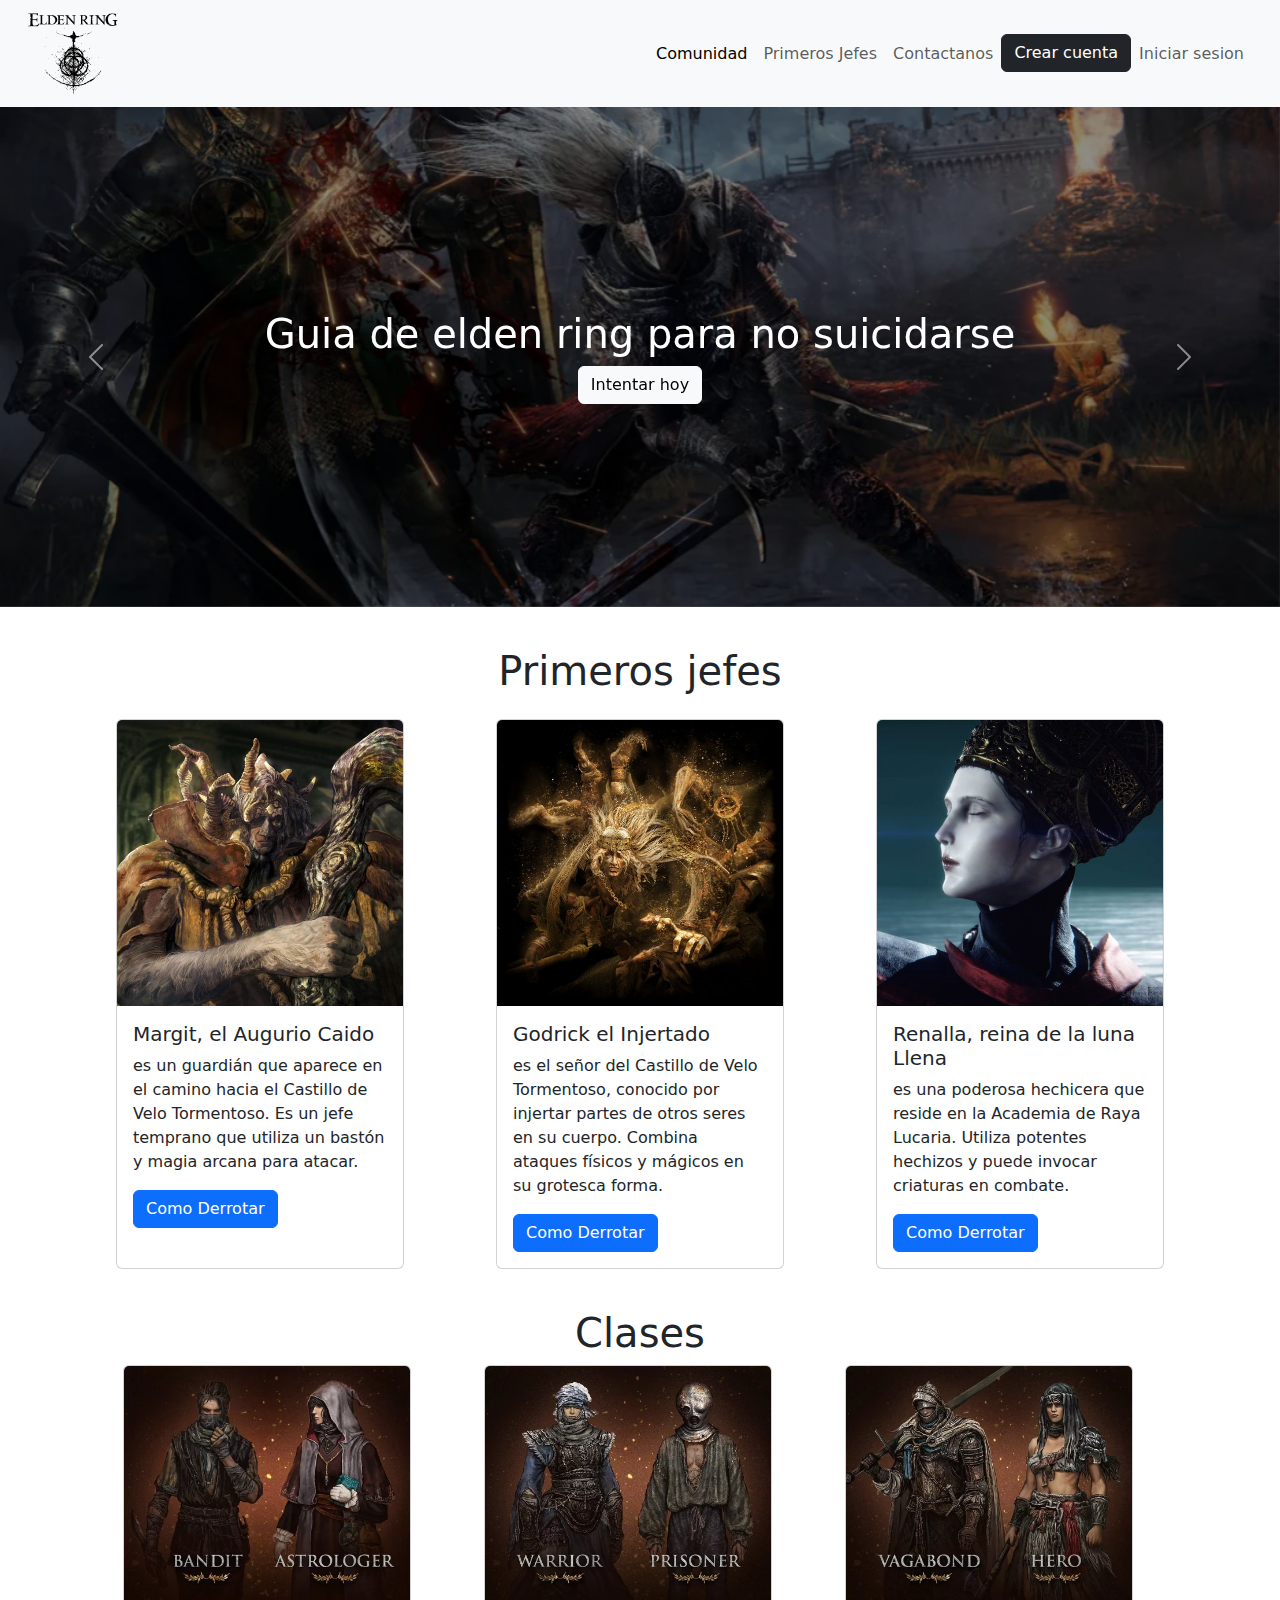
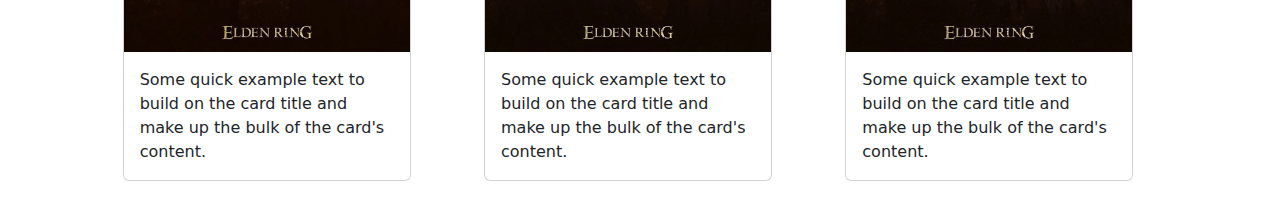
<file: index.html>
<!DOCTYPE html>
<html lang="en">
  <head>
    <meta charset="utf-8" />
    <meta name="viewport" content="width=device-width, initial-scale=1" />
    <title>Bootstrap demo</title>
    <link
      href="https://cdn.jsdelivr.net/npm/bootstrap@5.3.3/dist/css/bootstrap.min.css"
      rel="stylesheet"
      integrity="sha384-QWTKZyjpPEjISv5WaRU9OFeRpok6YctnYmDr5pNlyT2bRjXh0JMhjY6hW+ALEwIH"
      crossorigin="anonymous"
    />
    <link rel="stylesheet" href="./css/estilos.css" />
  </head>
  <body>
    <header>
      <nav class="navbar navbar-expand-lg bg-light px-3">
        <div class="container-fluid">
          <a class="navbar-brand" href="#"
            ><img
              class="img-logo"
              src="./assets/628f991b7b3031555764f8c5.png"
              alt="Logo de la pagina"
          /></a>
          <button
            class="navbar-toggler"
            type="button"
            data-bs-toggle="collapse"
            data-bs-target="#navbarSupportedContent"
            aria-controls="navbarSupportedContent"
            aria-expanded="false"
            aria-label="Toggle navigation"
          >
            <span class="navbar-toggler-icon"></span>
          </button>
          <div class="collapse navbar-collapse" id="navbarSupportedContent">
            <ul class="navbar-nav ms-auto mb-2 mb-lg-0">
              <li class="nav-item">
                <a class="nav-link active" aria-current="page" href="#"
                  >Comunidad</a
                >
              </li>
              <li class="nav-item">
                <a class="nav-link" href="#planes">Primeros Jefes</a>
              </li>
              <li class="nav-item">
                <a class="nav-link" href="#">Contactanos</a>
              </li>
              <li class="nav-item">
                <button class="btn btn-dark">Crear cuenta</button>
              </li>
              <li class="nav-item">
                <a class="nav-link" href="#">Iniciar sesion</a>
              </li>
            </ul>
          </div>
        </div>
      </nav>
    </header>
    <main>
      <div id="carouselExampleFade" class="carousel slide carousel-fade">
        <div class="carousel-inner">
          <div class="carousel-item active">
            <img
              src="./assets/eldenring-03-4k-1623357441331_8t5c.1080.webp"
              class="d-block w-100"
              alt="..."
            />
          </div>
          <div class="carousel-item">
            <img
              src="./assets/eldenring-05-4k-1623357441335_wq5t.1080.webp"
              class="d-block w-100"
              alt="..."
            />
          </div>
          <div class="carousel-item">
            <img
              src="./assets/eldenring-11-4k-1623357441334_2bqw.1080.webp"
              class="d-block w-100"
              alt="..."
            />
          </div>
        </div>
        <div
          class="overlay d-flex flex-column justify-content-center align-items-center text-white"
        >
          <h1>Guia de elden ring para no suicidarse</h1>
          <button class="btn btn-light">Intentar hoy</button>
        </div>
        <button
          class="carousel-control-prev"
          type="button"
          data-bs-target="#carouselExampleFade"
          data-bs-slide="prev"
        >
          <span class="carousel-control-prev-icon" aria-hidden="true"></span>
          <span class="visually-hidden">Previous</span>
        </button>
        <button
          class="carousel-control-next"
          type="button"
          data-bs-target="#carouselExampleFade"
          data-bs-slide="next"
        >
          <span class="carousel-control-next-icon" aria-hidden="true"></span>
          <span class="visually-hidden">Next</span>
        </button>
      </div>
      <section id="planes" class="container mt-4">
        <div class="row p-3">
          <div class="col text-center">
            <h1>Primeros jefes</h1>
          </div>
        </div>
        <div class="row d-flex justify-content-around">
          <div class="card p-0" style="width: 18rem;">
            <img src="./assets/primero.jpg" class="card-img-top w-100" alt="...">
            <div class="card-body">
              <h5 class="card-title">Margit, el Augurio Caido</h5>
              <p class="card-text">es un guardián que aparece en el camino hacia el Castillo de Velo Tormentoso. Es un jefe temprano que utiliza un bastón y magia arcana para atacar.</p>
              <a href="#" class="btn btn-primary">Como Derrotar</a>
            </div>
          </div>
          <div class="card p-0" style="width: 18rem;">
            <img src="./assets/segundo.jpg" class="card-img-top" alt="...">
            <div class="card-body">
              <h5 class="card-title">Godrick el Injertado</h5>
              <p class="card-text">es el señor del Castillo de Velo Tormentoso, conocido por injertar partes de otros seres en su cuerpo. Combina ataques físicos y mágicos en su grotesca forma.</p>
              <a href="#" class="btn btn-primary">Como Derrotar</a>
            </div>
          </div>
          <div class="card p-0" style="width: 18rem;">
            <img src="./assets/tercero.jpg" class="card-img-top" alt="...">
            <div class="card-body">
              <h5 class="card-title">Renalla, reina de la luna Llena</h5>
              <p class="card-text">es una poderosa hechicera que reside en la Academia de Raya Lucaria. Utiliza potentes hechizos y puede invocar criaturas en combate.</p>
              <a href="#" class="btn btn-primary">Como Derrotar</a>
            </div>
          </div>
        </div>

      </section>
      <section id="clases" class="container mt-4">
        <div class="row p-3">
          <div class="col text-center">
            <h1>Clases</h1>
          </div>
          <div class="row d-flex justify-content-around">
            <div class="card p-0" style="width: 18rem;">
              <img src="./assets/clase1.webp" class="card-img-top" alt="...">
              <div class="card-body">
                <p class="card-text">Some quick example text to build on the card title and make up the bulk of the card's content.</p>
              </div>
            </div><div class="card p-0" style="width: 18rem;">
              <img src="./assets/clase2.webp" class="card-img-top" alt="...">
              <div class="card-body">
                <p class="card-text">Some quick example text to build on the card title and make up the bulk of the card's content.</p>
              </div>
            </div><div class="card p-0" style="width: 18rem;">
              <img src="./assets/clase3.webp" class="card-img-top" alt="...">
              <div class="card-body">
                <p class="card-text">Some quick example text to build on the card title and make up the bulk of the card's content.</p>
              </div>
            </div>
          </div>
        </div>
      </section>
    </main>
    <script
      src="https://cdn.jsdelivr.net/npm/bootstrap@5.3.3/dist/js/bootstrap.bundle.min.js"
      integrity="sha384-YvpcrYf0tY3lHB60NNkmXc5s9fDVZLESaAA55NDzOxhy9GkcIdslK1eN7N6jIeHz"
      crossorigin="anonymous"
    ></script>
  </body>
</html>
</file>
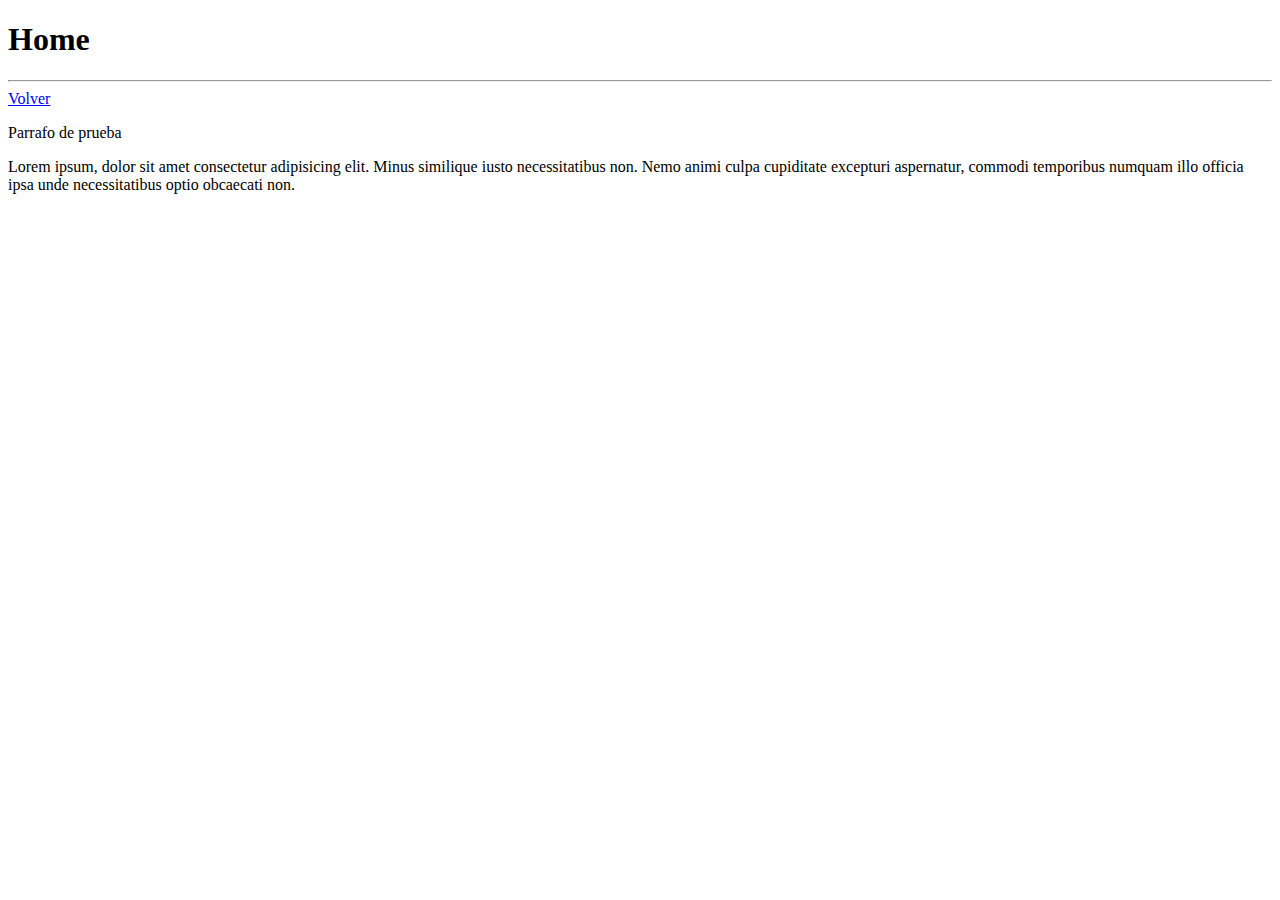
<file: home.html>
<!DOCTYPE html>
<html lang="en">
  <head>
    <meta charset="UTF-8" />
    <meta name="viewport" content="width=device-width, initial-scale=1.0" />
    <title>home</title>
  </head>
  <body>
    <h1>Home</h1>
    <hr>
    <a href="index.html">Volver</a>
    <p>Parrafo de prueba</p>
    <p>
      Lorem ipsum, dolor sit amet consectetur adipisicing elit. Minus similique
      iusto necessitatibus non. Nemo animi culpa cupiditate excepturi
      aspernatur, commodi temporibus numquam illo officia ipsa unde
      necessitatibus optio obcaecati non.
    </p>
  </body>
</html>
</file>
<file: css/estilos.css>
#carouselExampleFade,.carousel-inner,.carousel-item {
    height: 500px;
}

.carousel-item img {
    height: 100%;
    object-fit: cover;
}
.carousel-inner {
    position: relative;
}

.overlay {
    position: absolute;
    top: 0;
    right: 0;
    left: 0;
    bottom: 0;
    background-color: rgba(0, 0, 0, 0.445);
    z-index: 1;
}
.img-logo {
    width: 90px;
}
</file>
